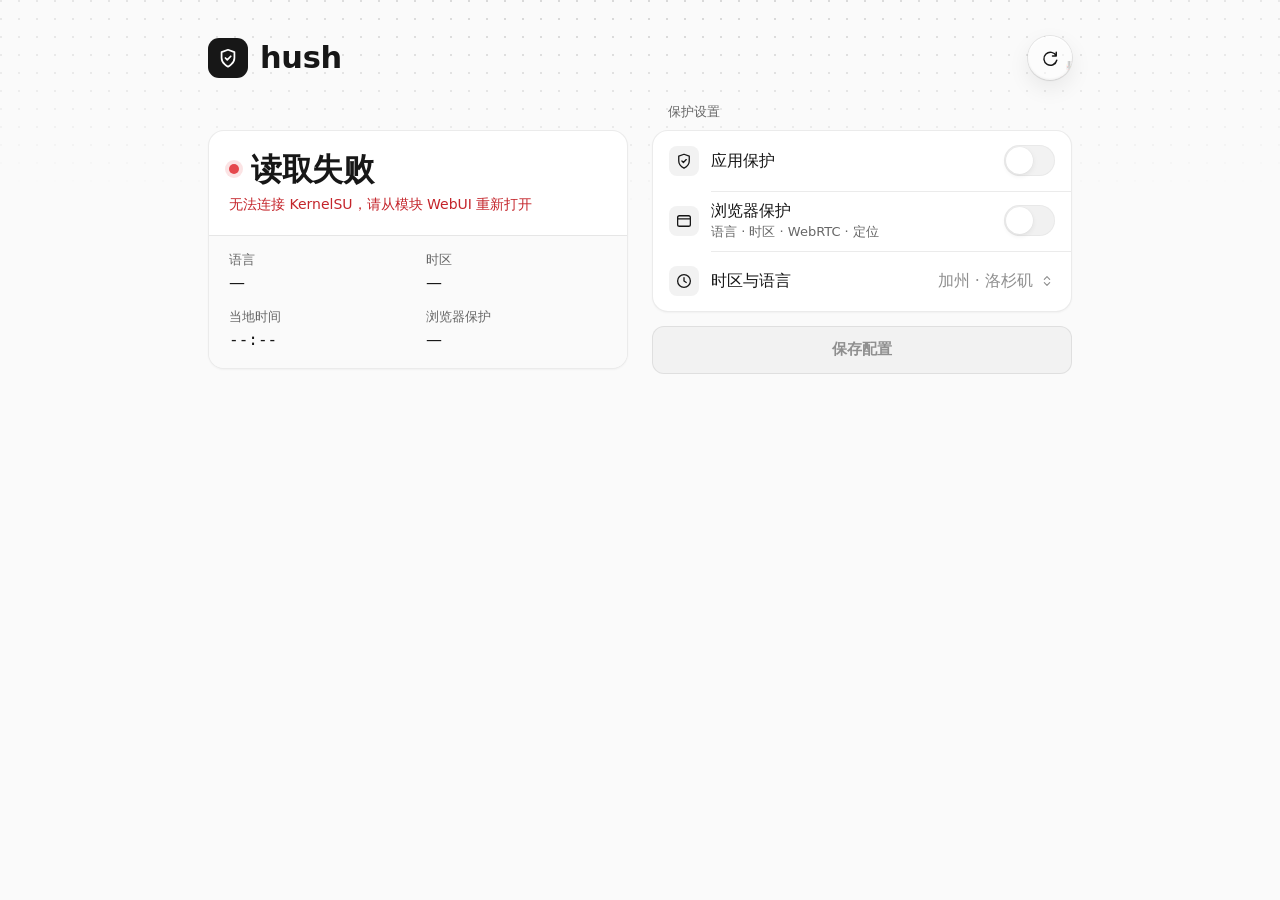
<file: ksu-module/webroot/index.html>
<!doctype html>
<html lang="zh-CN">
<head>
  <meta charset="utf-8">
  <meta name="viewport" content="width=device-width, initial-scale=1, viewport-fit=cover">
  <meta name="color-scheme" content="light dark">
  <meta http-equiv="Content-Security-Policy" content="default-src 'none'; script-src 'self'; style-src 'self'; img-src 'self' data:; connect-src 'none'; base-uri 'none'; form-action 'none'; object-src 'none'">
  <title>hush</title>
  <link rel="stylesheet" href="style.css?v=1.0">
  <script type="module" src="app.js?v=1.1"></script>
</head>
<body>
  <svg class="symbols" aria-hidden="true" xmlns="http://www.w3.org/2000/svg">
    <defs id="lens-defs"></defs>
    <symbol id="icon-shield" viewBox="0 0 24 24">
      <path d="M12 21.5s7-3.4 7-9.6V5.6L12 3 5 5.6v6.3c0 6.2 7 9.6 7 9.6Z"/>
      <path d="m9.2 12 2 2 3.8-3.9"/>
    </symbol>
    <symbol id="icon-refresh" viewBox="0 0 24 24">
      <path d="M19.5 5v4.5H15m4.5 0a7.8 7.8 0 1 0 .6 5.2"/>
    </symbol>
    <symbol id="icon-browser" viewBox="0 0 24 24">
      <rect x="3.5" y="5" width="17" height="14" rx="2.5"/>
      <path d="M3.5 9.2h17"/>
    </symbol>
    <symbol id="icon-clock" viewBox="0 0 24 24">
      <circle cx="12" cy="12" r="8.5"/>
      <path d="M12 7.5V12l3 2"/>
    </symbol>
    <symbol id="icon-selector" viewBox="0 0 24 24">
      <path d="m8 9.5 4-4 4 4M8 14.5l4 4 4-4"/>
    </symbol>
    <symbol id="icon-check" viewBox="0 0 24 24">
      <path d="m5 12.5 4.5 4.5L19 7.5"/>
    </symbol>
    <symbol id="icon-close" viewBox="0 0 24 24">
      <path d="m7 7 10 10M7 17 17 7"/>
    </symbol>
  </svg>

  <main class="page">
    <header class="nav">
      <span class="brand" aria-hidden="true">
        <svg class="icon"><use href="#icon-shield"/></svg>
      </span>
      <h1>hush</h1>
      <button id="refresh" class="icon-button glass" type="button" aria-label="刷新状态" title="刷新状态">
        <svg class="icon" aria-hidden="true"><use href="#icon-refresh"/></svg>
      </button>
    </header>

    <div class="layout">
      <section id="hero" class="card status" data-state="loading" aria-label="保护状态">
        <div class="status-head" role="status">
          <p class="status-line">
            <span class="status-dot" aria-hidden="true"></span>
            <span id="status">读取中…</span>
          </p>
          <p id="status-detail" class="status-detail" hidden></p>
        </div>
        <dl class="meta">
          <div class="meta-item">
            <dt>语言</dt>
            <dd id="meta-language">—</dd>
          </div>
          <div class="meta-item">
            <dt>时区</dt>
            <dd id="meta-zone">—</dd>
          </div>
          <div class="meta-item">
            <dt>当地时间</dt>
            <dd id="meta-time" class="mono">--:--</dd>
          </div>
          <div class="meta-item">
            <dt>浏览器保护</dt>
            <dd id="meta-browsers">—</dd>
          </div>
        </dl>
      </section>

      <section class="section" aria-labelledby="settings-title">
        <h2 id="settings-title" class="section-header">保护设置</h2>
        <form id="settings">
          <div class="list">
            <label class="row" for="enabled">
              <span class="tile" aria-hidden="true">
                <svg class="icon"><use href="#icon-shield"/></svg>
              </span>
              <span id="enabled-label" class="row-title">应用保护</span>
              <span class="switch">
                <input id="enabled" type="checkbox" role="switch" aria-labelledby="enabled-label" disabled>
                <span class="switch-track" aria-hidden="true"></span>
              </span>
            </label>

            <label class="row" for="browsers">
              <span class="tile" aria-hidden="true">
                <svg class="icon"><use href="#icon-browser"/></svg>
              </span>
              <span class="row-text">
                <span id="browsers-label" class="row-title">浏览器保护</span>
                <span id="browsers-detail" class="row-subtitle">语言 · 时区 · WebRTC · 定位</span>
              </span>
              <span class="switch">
                <input id="browsers" type="checkbox" role="switch" aria-labelledby="browsers-label" aria-describedby="browsers-detail" disabled>
                <span class="switch-track" aria-hidden="true"></span>
              </span>
            </label>

            <div class="row zone-row">
              <span class="tile" aria-hidden="true">
                <svg class="icon"><use href="#icon-clock"/></svg>
              </span>
              <label id="zone-label" for="zone" class="row-title">时区与语言</label>
              <div class="picker">
                <select id="zone" disabled>
                  <option value="America/Los_Angeles">加州 · 洛杉矶</option>
                  <option value="America/New_York">美国东部 · 纽约</option>
                  <option value="Asia/Tokyo">日本 · 东京</option>
                  <option value="Asia/Taipei">台北</option>
                  <option value="Asia/Singapore">新加坡</option>
                  <option value="Europe/London">英国 · 伦敦</option>
                  <option value="UTC">UTC</option>
                </select>
                <button id="zone-trigger" type="button" aria-haspopup="dialog" aria-controls="zone-dialog"
                  aria-expanded="false" aria-labelledby="zone-label zone-value" hidden disabled>
                  <span id="zone-value"></span>
                </button>
                <svg class="icon picker-icon" aria-hidden="true"><use href="#icon-selector"/></svg>
              </div>
            </div>
          </div>
          <button id="save" class="button primary" type="submit" disabled>保存配置</button>
          <p id="feedback" class="section-footer" role="status"></p>
        </form>
      </section>
    </div>
  </main>

  <dialog id="zone-dialog" class="sheet-dialog" aria-labelledby="zone-title">
    <div class="sheet glass">
      <header class="sheet-header">
        <h2 id="zone-title">选择时区</h2>
        <button id="zone-close" class="close-button" type="button" aria-label="关闭">
          <svg class="icon" aria-hidden="true"><use href="#icon-close"/></svg>
        </button>
      </header>
      <ul id="zone-options" class="list zone-options" role="list"></ul>
    </div>
  </dialog>

  <template id="zone-option">
    <li>
      <button type="button" class="zone-option">
        <span class="zone-option-label row-title"></span>
        <span class="zone-offset mono"></span>
        <svg class="icon zone-check" aria-hidden="true"><use href="#icon-check"/></svg>
      </button>
    </li>
  </template>
</body>
</html>
</file>
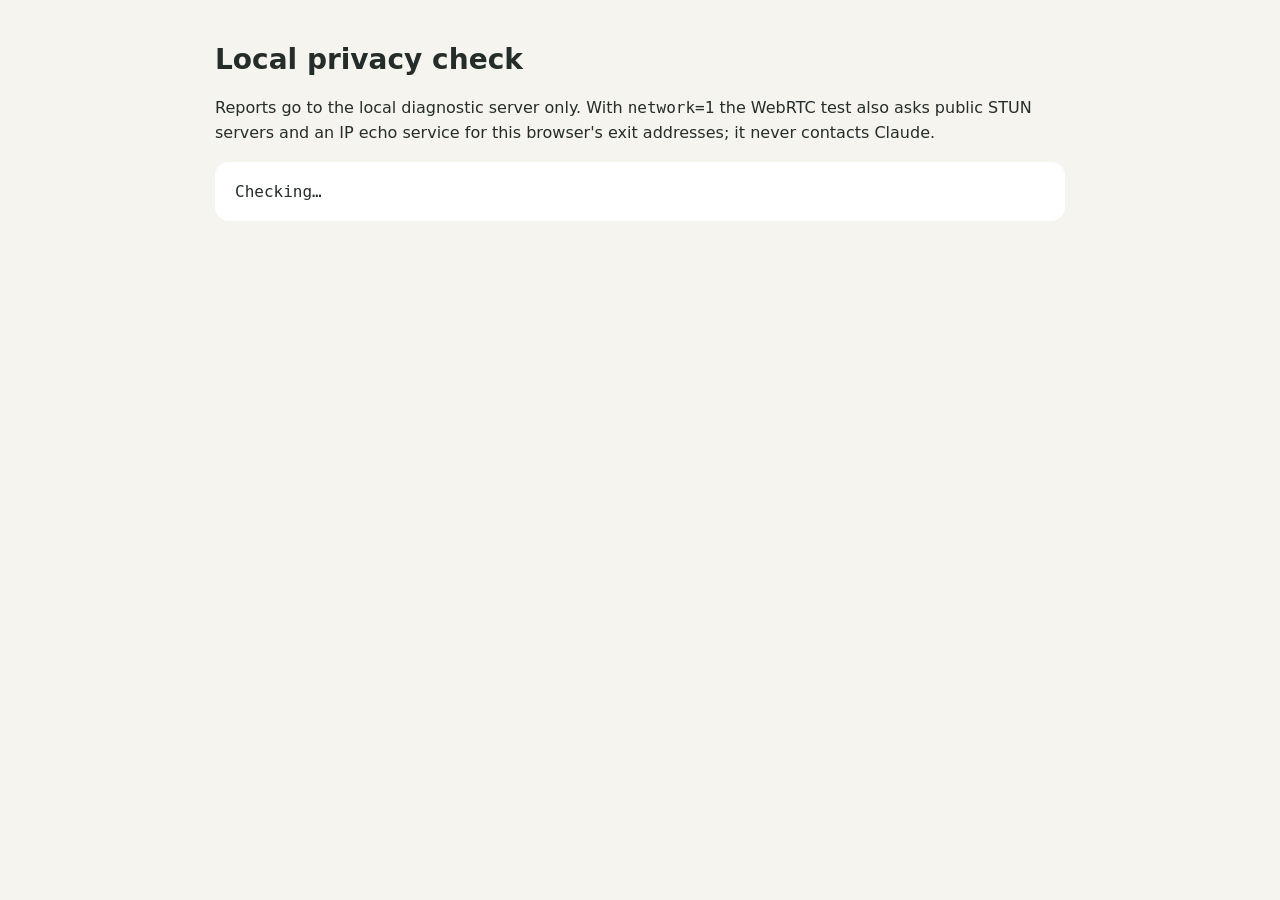
<file: tools/diagnostic/diagnostic.html>
<!doctype html><html lang="en"><meta charset="utf-8"><meta name="viewport" content="width=device-width, initial-scale=1">
<title>Local privacy check</title><style>body{font:16px system-ui;background:#f5f4ef;color:#252d2a;padding:24px;max-width:850px;margin:auto}h1{font-size:28px}pre{white-space:pre-wrap;word-break:break-word;background:white;padding:20px;border-radius:14px}p{line-height:1.6}</style>
<h1>Local privacy check</h1><p>Reports go to the local diagnostic server only. With <code>network=1</code> the WebRTC test also asks public STUN servers and an IP echo service for this browser's exit addresses; it never contacts Claude.</p><pre id="out">Checking…</pre>
<script>
const snapshot=()=>({language:navigator.language,languages:[...navigator.languages],timezone:Intl.DateTimeFormat().resolvedOptions().timeZone,offset:new Date().getTimezoneOffset(),winterOffset:new Date('2026-01-15T12:00:00Z').getTimezoneOffset(),summerOffset:new Date('2026-07-15T12:00:00Z').getTimezoneOffset()});
const runWorker=shared=>new Promise(resolve=>{try{const source=shared?'onconnect=e=>{const p=e.ports[0];p.onmessage=()=>p.postMessage(('+snapshot.toString()+')());p.start()}':'onmessage=()=>postMessage(('+snapshot.toString()+')())';const blob=new Blob([source],{type:'text/javascript'});const url=URL.createObjectURL(blob);const worker=shared?new SharedWorker(url):new Worker(url);const port=shared?worker.port:worker;const timer=setTimeout(()=>resolve({error:'timeout'}),3000);port.onmessage=e=>{clearTimeout(timer);resolve(e.data);if(!shared)worker.terminate();else port.close();URL.revokeObjectURL(url)};if(shared)port.start();port.postMessage(1)}catch(e){resolve({error:String(e)})}});
const runFrame=()=>new Promise(resolve=>{const f=document.createElement('iframe');f.hidden=true;const handler=e=>{if(e.source===f.contentWindow){removeEventListener('message',handler);resolve(e.data);f.remove()}};addEventListener('message',handler);f.srcdoc='<script>parent.postMessage(('+snapshot.toString()+')(),"*")<\/script>';document.body.append(f);setTimeout(()=>resolve({error:'timeout'}),3000)});
const geo=()=>new Promise(resolve=>navigator.geolocation.getCurrentPosition(()=>resolve({unexpectedPositionReceived:true}),e=>resolve({errorCode:e.code,denied:e.code===1}),{timeout:2000,maximumAge:0}));

// What an address in an ICE candidate reveals. "public" and "public-ipv6" are the leaks to look for
// unless they equal the VPN exit; "mdns" is Chromium's obfuscated host name and reveals nothing.
const classify=address=>{
  if(!address)return 'none';
  if(address.endsWith('.local'))return 'mdns';
  if(address.includes(':')){const a=address.toLowerCase();if(a==='::1')return 'loopback';if(/^fe[89ab]/.test(a))return 'link-local-ipv6';if(/^f[cd]/.test(a))return 'ula-ipv6';return 'public-ipv6'}
  const [a,b]=address.split('.').map(Number);
  if(a===10||(a===172&&b>=16&&b<=31)||(a===192&&b===168))return 'private';
  if(a===100&&b>=64&&b<=127)return 'cgnat';
  if(a===198&&(b===18||b===19))return 'vpn-tun';
  if(a===127)return 'loopback';
  if(a===169&&b===254)return 'link-local';
  if(a===0)return 'unspecified';
  return 'public';
};
const parseCandidate=text=>{const p=text.replace(/^candidate:/,'').split(' ');const type=(text.match(/ typ (\S+)/)||[])[1]||'unknown';const related=(text.match(/ raddr (\S+)/)||[])[1]||'';return {type,protocol:p[2],address:p[4],kind:classify(p[4]),relatedAddress:related,relatedKind:related?classify(related):''}};
const rtc=iceServers=>new Promise(async resolve=>{let p;try{p=new RTCPeerConnection({iceServers});const candidates=[];let finished=false;const end=()=>{if(!finished){finished=true;p.close();resolve({candidateCount:candidates.length,types:candidates.map(c=>c.type),candidates})}};p.onicecandidate=e=>{if(!e.candidate)end();else if(e.candidate.candidate)candidates.push(parseCandidate(e.candidate.candidate))};p.createDataChannel('local-test');await p.setLocalDescription(await p.createOffer());setTimeout(end,iceServers.length?6000:2500)}catch(e){if(p)p.close();resolve({error:String(e)})}});
const ipEcho=async()=>{const controller=new AbortController();const timer=setTimeout(()=>controller.abort(),6000);try{const response=await fetch('https://api.ipify.org?format=json',{cache:'no-store',signal:controller.signal});const ip=(await response.json()).ip;return {ip,kind:classify(ip)}}catch(e){return {error:String(e)}}finally{clearTimeout(timer)}};
// Time zone as seen at several moments of the first page: shows whether a renderer starts with the
// wrong zone and is corrected later, or is switched to it.
const timeline=start=>new Promise(resolve=>{const marks=[{at:Math.round(start),zone:Intl.DateTimeFormat().resolvedOptions().timeZone}];let i=0;const delays=[0,50,250,1000];const next=()=>{if(i>=delays.length)return resolve(marks);setTimeout(()=>{marks.push({at:Math.round(performance.now()),zone:Intl.DateTimeFormat().resolvedOptions().timeZone});next()},delays[i++])};next()});
(async()=>{
  const startedAt = performance.now();
  const main = snapshot();
  const zoneTimeline = timeline(startedAt);
  const params = new URLSearchParams(location.search);
  const nextClient = params.get('next') || '';
  const network = params.get('network') === '1';
  const report={client:params.get('client')||'unknown',rootBridgeExposed:typeof globalThis.ksu!=='undefined',main,worker:await runWorker(false),sharedWorker:await runWorker(true),iframe:await runFrame(),geolocation:await geo(),webrtc:await rtc([])};
  report.zoneTimeline = await zoneTimeline;
  if (network) {
    report.webrtcStun = await rtc([{urls:['stun:stun.cloudflare.com:3478','stun:stun.l.google.com:19302']}]);
    report.httpExit = await ipEcho();
  }
  document.querySelector('#out').textContent=JSON.stringify(report,null,2);
  window.localPrivacyReport=report;
  await fetch('/report',{method:'POST',headers:{'Content-Type':'application/json'},body:JSON.stringify(report)});
  if (location.hostname === '127.0.0.1' && /^[a-z0-9_-]{1,24}$/.test(nextClient)) {
    const url = new URL('/diagnostic.html', location.href);
    url.hostname = '127.0.0.2';
    url.searchParams.set('client', nextClient);
    url.searchParams.delete('next');
    location.assign(url.href);
  }
})();
</script></html>
</file>
<file: ksu-module/webroot/style.css>
/*
 * hush WebUI
 * Palette: Geist-style neutral scale with one blue accent and status colors.
 * Layout: SwiftUI-style large title and inset grouped lists.
 * Material: Liquid Glass only on floating controls (refresh button, time zone sheet).
 */
:root {
  color-scheme: light dark;
  --sans: system-ui, -apple-system, "Segoe UI", Roboto, "Noto Sans CJK SC", "PingFang SC", sans-serif;
  --mono: ui-monospace, "SFMono-Regular", "Roboto Mono", "Droid Sans Mono", Menlo, Consolas, monospace;
  font: 16px/1.5 var(--sans);
  -webkit-text-size-adjust: 100%;

  --bg: #fafafa;
  --bg-subtle: #fafafa;
  --surface: #ffffff;
  --fill: #f2f2f2;
  --fill-pressed: #ebebeb;
  --border: #00000014;
  --border-strong: #0000002e;
  --text: #171717;
  --text-2: #666666;
  --text-3: #8f8f8f;
  --accent: #0070f3;
  --accent-text: #0062d1;
  --primary: #171717;
  --on-primary: #ffffff;
  --switch-off: #e5e5e5;
  --grid-dot: #00000021;

  --green: #1f9d55;
  --green-text: #18794e;
  --green-soft: #1f9d5526;
  --amber: #f5a623;
  --amber-text: #9a5b00;
  --amber-soft: #f5a62333;
  --red: #e5484d;
  --red-text: #c4252b;
  --red-soft: #e5484d26;
  --gray: #a1a1a1;
  --gray-soft: #a1a1a12e;

  --shadow-card: 0 1px 2px #0000000a;
  --radius-card: 16px;

  --glass-tint: #ffffff73;
  --sheet-surface: #f5f5f5;
  --glass-edge: #00000014;
  --glass-rim: #ffffff;
  --glass-rim-low: #ffffffb3;
  --glass-highlight: #ffffffd9;
  --glass-shade: #0000000d;
  --glass-shadow: 0 1px 2px #0000000f, 0 8px 22px #00000014;
  --glass-fill: #0000000d;
  --scrim: #0000004d;
}

@media (prefers-color-scheme: dark) {
  :root {
    --bg: #000000;
    --bg-subtle: #000000;
    --surface: #0a0a0a;
    --fill: #1f1f1f;
    --fill-pressed: #262626;
    --border: #ffffff1f;
    --border-strong: #ffffff3d;
    --text: #ededed;
    --text-2: #a1a1a1;
    --text-3: #707070;
    --accent: #0a72ef;
    --accent-text: #52a8ff;
    --primary: #ededed;
    --on-primary: #0a0a0a;
    --switch-off: #333333;
    --grid-dot: #ffffff24;

    --green: #3ecf8e;
    --green-text: #5fd39a;
    --green-soft: #3ecf8e29;
    --amber: #f5a623;
    --amber-text: #ffb224;
    --amber-soft: #f5a62329;
    --red: #ff5a5f;
    --red-text: #ff6b70;
    --red-soft: #ff5a5f29;
    --gray: #707070;
    --gray-soft: #7070702e;

    --shadow-card: 0 0 #0000;

    --glass-tint: #ffffff12;
    --sheet-surface: #141414;
    --glass-edge: #ffffff17;
    --glass-rim: #ffffffa6;
    --glass-rim-low: #ffffff40;
    --glass-highlight: #ffffff33;
    --glass-shade: #00000066;
    --glass-shadow: 0 1px 2px #0000004d, 0 10px 28px #00000099;
    --glass-fill: #ffffff1a;
    --scrim: #00000099;
  }
}

* { box-sizing: border-box; }

body {
  min-height: 100vh;
  margin: 0;
  color: var(--text);
  background: var(--bg);
  -webkit-font-smoothing: antialiased;
}

/* Faint Geist-style dot grid behind the title; it also gives the glass something to refract. */
body::before {
  position: absolute;
  z-index: -1;
  top: 0;
  right: 0;
  left: 0;
  height: 300px;
  content: "";
  pointer-events: none;
  background-image: radial-gradient(circle at 1px 1px, var(--grid-dot) 1px, transparent 1.5px);
  background-size: 18px 18px;
  -webkit-mask-image: radial-gradient(130% 100% at 50% 0%, #000 10%, transparent 72%);
  mask-image: radial-gradient(130% 100% at 50% 0%, #000 10%, transparent 72%);
}

button, select, input { font: inherit; }

button {
  color: inherit;
  cursor: pointer;
  -webkit-tap-highlight-color: transparent;
}

button:disabled { cursor: default; }
label, summary { -webkit-tap-highlight-color: transparent; }

:where(button, select, input, summary):focus-visible {
  outline: 2px solid var(--accent);
  outline-offset: 2px;
}

.symbols {
  position: absolute;
  width: 0;
  height: 0;
  overflow: hidden;
}

.icon {
  display: block;
  width: 20px;
  height: 20px;
  flex: none;
  fill: none;
  stroke: currentColor;
  stroke-width: 1.75;
  stroke-linecap: round;
  stroke-linejoin: round;
}

.mono {
  font-family: var(--mono);
  font-variant-numeric: tabular-nums;
  letter-spacing: 0;
}

/* Page and navigation */

.page {
  max-width: 920px;
  margin: 0 auto;
  padding: max(20px, env(safe-area-inset-top)) max(16px, env(safe-area-inset-right))
    max(28px, env(safe-area-inset-bottom)) max(16px, env(safe-area-inset-left));
}

.nav {
  display: flex;
  align-items: center;
  gap: 12px;
  margin: 4px 0 22px;
}

.brand {
  display: grid;
  width: 40px;
  height: 40px;
  flex: none;
  place-items: center;
  border-radius: 11px;
  color: var(--on-primary);
  background: var(--primary);
}

.brand .icon { width: 22px; height: 22px; stroke-width: 1.9; }

.nav h1 {
  min-width: 0;
  margin: 0;
  font-size: clamp(1.6rem, 7vw, 1.9rem);
  font-weight: 700;
  line-height: 1.15;
  letter-spacing: -.01em;
}

.icon-button {
  display: grid;
  width: 44px;
  height: 44px;
  flex: none;
  place-items: center;
  margin-left: auto;
  padding: 0;
  border: 0;
  border-radius: 50%;
  color: var(--text);
}

.icon-button[aria-busy="true"] .icon { animation: spin .9s linear infinite; }

.layout { display: grid; gap: 22px; }

/* Liquid Glass material: tint, specular rim, soft shadow, optional SVG refraction (glass.js). */

.glass {
  position: relative;
  isolation: isolate;
  background: var(--surface);
  box-shadow: 0 0 0 1px var(--glass-edge), var(--glass-shadow);
}

.glass::before,
.glass::after {
  position: absolute;
  z-index: -1;
  inset: 0;
  content: "";
  border-radius: inherit;
  pointer-events: none;
}

.glass::before {
  padding: 1px;
  background: linear-gradient(140deg, var(--glass-rim), transparent 34%, transparent 64%, var(--glass-rim-low));
  -webkit-mask: linear-gradient(#000 0 0) content-box, linear-gradient(#000 0 0);
  -webkit-mask-composite: xor;
  mask: linear-gradient(#000 0 0) content-box exclude, linear-gradient(#000 0 0);
}

.glass::after {
  box-shadow: inset 0 1px 1px var(--glass-highlight), inset 0 -1px 2px var(--glass-shade);
}

@supports (backdrop-filter: blur(1px)) or (-webkit-backdrop-filter: blur(1px)) {
  .glass {
    --glass-blur: 1px;
    background: var(--glass-tint);
    -webkit-backdrop-filter: blur(var(--glass-blur)) saturate(170%);
    backdrop-filter: blur(var(--glass-blur)) saturate(170%);
  }

  .glass.lens {
    -webkit-backdrop-filter: blur(var(--glass-blur)) var(--lens) saturate(170%);
    backdrop-filter: blur(var(--glass-blur)) var(--lens) saturate(170%);
  }
}

/* Status card (Geist deployment-card layout) */

.card {
  overflow: hidden;
  border: 1px solid var(--border);
  border-radius: var(--radius-card);
  background: var(--surface);
  box-shadow: var(--shadow-card);
}

.status {
  --dot: var(--gray);
  --dot-soft: var(--gray-soft);
}

.status[data-state="active"] { --dot: var(--green); --dot-soft: var(--green-soft); }
.status[data-state="pending"] { --dot: var(--amber); --dot-soft: var(--amber-soft); }
.status[data-state="error"] { --dot: var(--red); --dot-soft: var(--red-soft); }

.status-head { padding: 20px; }

.status-line {
  display: flex;
  align-items: center;
  gap: 12px;
  margin: 0;
  font-size: clamp(1.6rem, 7.4vw, 1.95rem);
  font-weight: 700;
  line-height: 1.2;
  letter-spacing: -.01em;
}

.status-dot {
  position: relative;
  width: 10px;
  height: 10px;
  flex: none;
  border-radius: 50%;
  background: var(--dot);
  box-shadow: 0 0 0 4px var(--dot-soft);
}

.status-dot::after {
  position: absolute;
  inset: 0;
  content: "";
  border-radius: inherit;
  background: var(--dot);
  opacity: 0;
}

.status-detail {
  margin: 6px 0 0;
  color: var(--text-2);
  font-size: 14px;
}

.status[data-state="error"] .status-detail { color: var(--red-text); }

.meta {
  display: grid;
  grid-template-columns: minmax(0, 1fr) minmax(0, 1fr);
  gap: 14px 16px;
  margin: 0;
  padding: 15px 20px 17px;
  border-top: 1px solid var(--border);
  background: var(--bg-subtle);
}

.meta-item { min-width: 0; }

.meta dt {
  color: var(--text-2);
  font-size: 13px;
  line-height: 1.4;
}

.meta dd {
  margin: 3px 0 0;
  font-size: 16px;
  font-weight: 500;
  line-height: 1.35;
  overflow-wrap: anywhere;
}

/* Inset grouped list (SwiftUI Form) */

.section-header {
  margin: 0 0 8px;
  padding: 0 16px;
  color: var(--text-2);
  font-size: 13px;
  font-weight: 500;
}

.list {
  margin: 0;
  padding: 0;
  overflow: hidden;
  border: 1px solid var(--border);
  border-radius: var(--radius-card);
  background: var(--surface);
  box-shadow: var(--shadow-card);
  list-style: none;
}

.row {
  position: relative;
  display: flex;
  min-height: 56px;
  align-items: center;
  gap: 12px;
  padding: 8px 16px;
}

.row + .row::before,
.zone-options li + li .zone-option::before {
  position: absolute;
  top: 0;
  right: 0;
  left: 58px;
  content: "";
  border-top: 1px solid var(--border);
}

label.row:has(input:enabled) { cursor: pointer; }

.tile {
  display: grid;
  width: 30px;
  height: 30px;
  flex: none;
  place-items: center;
  border-radius: 8px;
  color: var(--text);
  background: var(--fill);
}

.tile .icon { width: 18px; height: 18px; }

.row-title {
  min-width: 0;
  flex: 1;
  font-size: 16px;
  font-weight: 500;
  line-height: 1.35;
}

.row-text {
  display: flex;
  min-width: 0;
  flex: 1;
  flex-direction: column;
  gap: 1px;
}

.row-subtitle {
  color: var(--text-2);
  font-size: 13px;
  line-height: 1.35;
}

/* Switch */

.switch {
  position: relative;
  display: grid;
  width: 51px;
  height: 44px;
  flex: none;
  align-items: center;
}

.switch input {
  position: absolute;
  z-index: 1;
  inset: 0;
  width: 100%;
  height: 100%;
  margin: 0;
  opacity: 0;
  cursor: inherit;
}

.switch-track {
  position: relative;
  height: 31px;
  border-radius: 999px;
  background: var(--switch-off);
  box-shadow: inset 0 0 0 1px var(--border);
  transition: background-color .2s ease;
}

.switch-track::after {
  position: absolute;
  top: 2px;
  left: 2px;
  width: 27px;
  height: 27px;
  content: "";
  border-radius: 999px;
  background: #fff;
  box-shadow: 0 2px 5px #00000026, 0 0 0 .5px #0000000f;
  transition: transform .26s cubic-bezier(.3, .7, .4, 1), width .18s ease;
}

.switch input:checked + .switch-track { background: var(--accent); box-shadow: none; }
.switch input:checked + .switch-track::after { transform: translateX(20px); }
.switch input:enabled:active + .switch-track::after { width: 33px; }
.switch input:checked:enabled:active + .switch-track::after { transform: translateX(14px); }
.switch input:focus-visible + .switch-track { outline: 2px solid var(--accent); outline-offset: 2px; }
.switch input:disabled + .switch-track { opacity: .5; }

/* Time zone picker row */

.picker {
  display: flex;
  min-width: 0;
  max-width: 62%;
  align-items: center;
  gap: 4px;
  color: var(--text-2);
}

.picker :is(select, button) {
  min-width: 0;
  max-width: 100%;
  min-height: 44px;
  appearance: none;
  padding: 0 2px;
  border: 0;
  color: var(--text-2);
  background: transparent;
  cursor: pointer;
  font-size: 16px;
  text-align: right;
  text-overflow: ellipsis;
}

.picker :is(select, button):disabled { color: var(--text-3); cursor: default; }

#zone-value {
  display: block;
  overflow: hidden;
  white-space: nowrap;
  text-overflow: ellipsis;
}

/* The whole row opens the sheet, like a SwiftUI menu picker. */
#zone-trigger::after {
  position: absolute;
  inset: 0;
  content: "";
}

#zone-trigger:focus-visible { outline: none; }
#zone-trigger:focus-visible::after { outline: 2px solid var(--accent); outline-offset: -3px; border-radius: 12px; }

.picker-icon { width: 16px; height: 16px; color: var(--text-3); }

/* Actions */

.button {
  display: flex;
  width: 100%;
  min-height: 48px;
  align-items: center;
  justify-content: center;
  gap: 8px;
  padding: 0 16px;
  border: 1px solid transparent;
  border-radius: 12px;
  font-size: 15px;
  font-weight: 600;
}

.button.primary {
  margin-top: 14px;
  color: var(--on-primary);
  background: var(--primary);
}

.button.primary:disabled {
  border-color: var(--border);
  color: var(--text-3);
  background: var(--fill);
}

.section-footer {
  min-height: 1.45em;
  margin: 8px 16px 0;
  color: var(--text-2);
  font-size: 13px;
  line-height: 1.45;
}

.section-footer:empty { min-height: 0; margin: 0; }
.section-footer[data-kind="success"] { color: var(--green-text); }
.section-footer[data-kind="error"] { color: var(--red-text); }

/* Time zone sheet */

.sheet-dialog:not([open]) { display: none; }

.sheet-dialog {
  width: min(480px, calc(100% - 16px));
  max-width: none;
  max-height: calc(100% - 24px);
  margin: auto auto max(8px, env(safe-area-inset-bottom));
  padding: 0;
  overflow: visible;
  border: 0;
  border-radius: 32px;
  color: var(--text);
  background: none;
}

.sheet-dialog::backdrop { background: var(--scrim); }

.sheet {
  max-height: calc(100vh - 24px);
  overflow: auto;
  overscroll-behavior: contain;
  padding: 14px 10px 10px;
  border-radius: inherit;
  background: var(--surface);
}

/* The sheet keeps the glass rim, highlight and shadow but no backdrop blur: blurring the backdrop of
   a moving sheet cost about 5 ms per frame on a 120 Hz, 3.5x phone screen and made the slide-in stutter. */
.sheet.glass {
  background: var(--sheet-surface);
  -webkit-backdrop-filter: none;
  backdrop-filter: none;
}

.sheet-header {
  display: flex;
  align-items: center;
  justify-content: space-between;
  gap: 12px;
  margin: 0 4px 12px 10px;
}

.sheet-header h2 {
  margin: 0;
  font-size: 20px;
  font-weight: 700;
  line-height: 1.3;
  letter-spacing: -.01em;
}

.close-button {
  display: grid;
  width: 44px;
  height: 44px;
  flex: none;
  place-items: center;
  padding: 0;
  border: 0;
  border-radius: 50%;
  color: var(--text-2);
  background: var(--glass-fill);
}

.close-button .icon { width: 18px; height: 18px; }

.zone-options { border-radius: 22px; }

.zone-option {
  position: relative;
  display: flex;
  width: 100%;
  min-height: 56px;
  align-items: center;
  gap: 12px;
  padding: 8px 16px;
  border: 0;
  background: transparent;
  text-align: left;
}

.zone-options li + li .zone-option::before { left: 16px; }

.zone-offset {
  flex: none;
  color: var(--text-2);
  font-size: 12px;
}

.zone-check {
  color: var(--accent-text);
  stroke-width: 2.2;
  visibility: hidden;
}

.zone-option[aria-current="true"] .zone-check { visibility: visible; }
.zone-option[aria-current="true"] .zone-option-label { font-weight: 650; }

/* Pressed and hover feedback */

label.row:has(input:enabled):active,
.zone-row:has(#zone-trigger:enabled:active),
.zone-option:active { background: var(--fill); }

@media (hover: hover) {
  label.row:has(input:enabled):hover,
  .zone-row:has(#zone-trigger:enabled:hover),
  .zone-option:hover { background: var(--bg-subtle); }
  .button.primary:enabled:hover { opacity: .88; }
  .close-button:hover { color: var(--text); }
}

/* Motion */

@media (prefers-reduced-motion: no-preference) {
  .icon-button, .button, .close-button { transition: transform .22s cubic-bezier(.3, .7, .4, 1.4), opacity .15s ease; }
  .icon-button:enabled:active { transform: scale(1.08); }
  :is(.button, .close-button):enabled:active { transform: scale(.98); }
  /* Pulse only while loading: an endless animation keeps the WebView redrawing every frame. */
  .status[data-state="loading"] .status-dot::after { animation: pulse 1.6s ease-out infinite; }
  /* Transform only, and no forwards fill: an opacity animation would make the dialog a backdrop root
     and the glass sheet would stop blurring the page behind it. */
  .sheet-dialog[open] { animation: sheet-in .38s cubic-bezier(.32, .72, 0, 1) backwards; }
  .sheet-dialog[open]::backdrop { animation: fade-in .2s ease both; }
}

@keyframes pulse {
  0% { transform: scale(1); opacity: .45; }
  70%, 100% { transform: scale(2.8); opacity: 0; }
}

@keyframes spin { to { transform: rotate(360deg); } }
@keyframes sheet-in { from { transform: translateY(calc(100% + 24px)); } }
@keyframes fade-in { from { opacity: 0; } }

@media (prefers-reduced-motion: reduce) {
  .switch-track, .switch-track::after { transition: none; }
  .icon-button[aria-busy="true"] .icon { animation: none; }
}

/* Accessibility fallbacks: opaque surfaces, stronger lines, system colors. */

@media (prefers-reduced-transparency: reduce), (prefers-contrast: more) {
  .glass, .glass.lens, .sheet.glass {
    background: var(--surface);
    -webkit-backdrop-filter: none;
    backdrop-filter: none;
  }
}

@media (prefers-contrast: more) {
  :root {
    --border: var(--border-strong);
    --text-2: var(--text);
  }
  body::before { display: none; }
}

@media (forced-colors: active) {
  .switch input { opacity: 1; appearance: auto; }
  .switch-track { display: none; }
  .picker select { appearance: auto; }
  .picker select:not([hidden]) ~ .picker-icon { display: none; }
  body::before, .glass::before, .glass::after { display: none; }
  .status-dot { border: 1px solid CanvasText; }
  .zone-option[aria-current="true"] { outline: 2px solid Highlight; outline-offset: -2px; }
}

/* Sizes */

@media (max-width: 350px) {
  .page { padding-left: 12px; padding-right: 12px; }
  .row { gap: 10px; padding: 8px 12px; }
  .row + .row::before { left: 52px; }
  .status-head { padding: 16px; }
  .meta { padding: 14px 16px 16px; gap: 12px; }
}

@media (min-width: 720px) {
  .page {
    padding: max(32px, env(safe-area-inset-top)) max(28px, env(safe-area-inset-right))
      max(32px, env(safe-area-inset-bottom)) max(28px, env(safe-area-inset-left));
  }
  .layout {
    grid-template-columns: minmax(0, 1fr) minmax(0, 1fr);
    gap: 22px 24px;
    align-items: start;
  }
  /* Line the status card up with the settings list, which sits under a section header. */
  .status { margin-top: calc(13px * 1.5 + 8px); }
  .sheet-dialog { margin: auto; }
}
</file>
